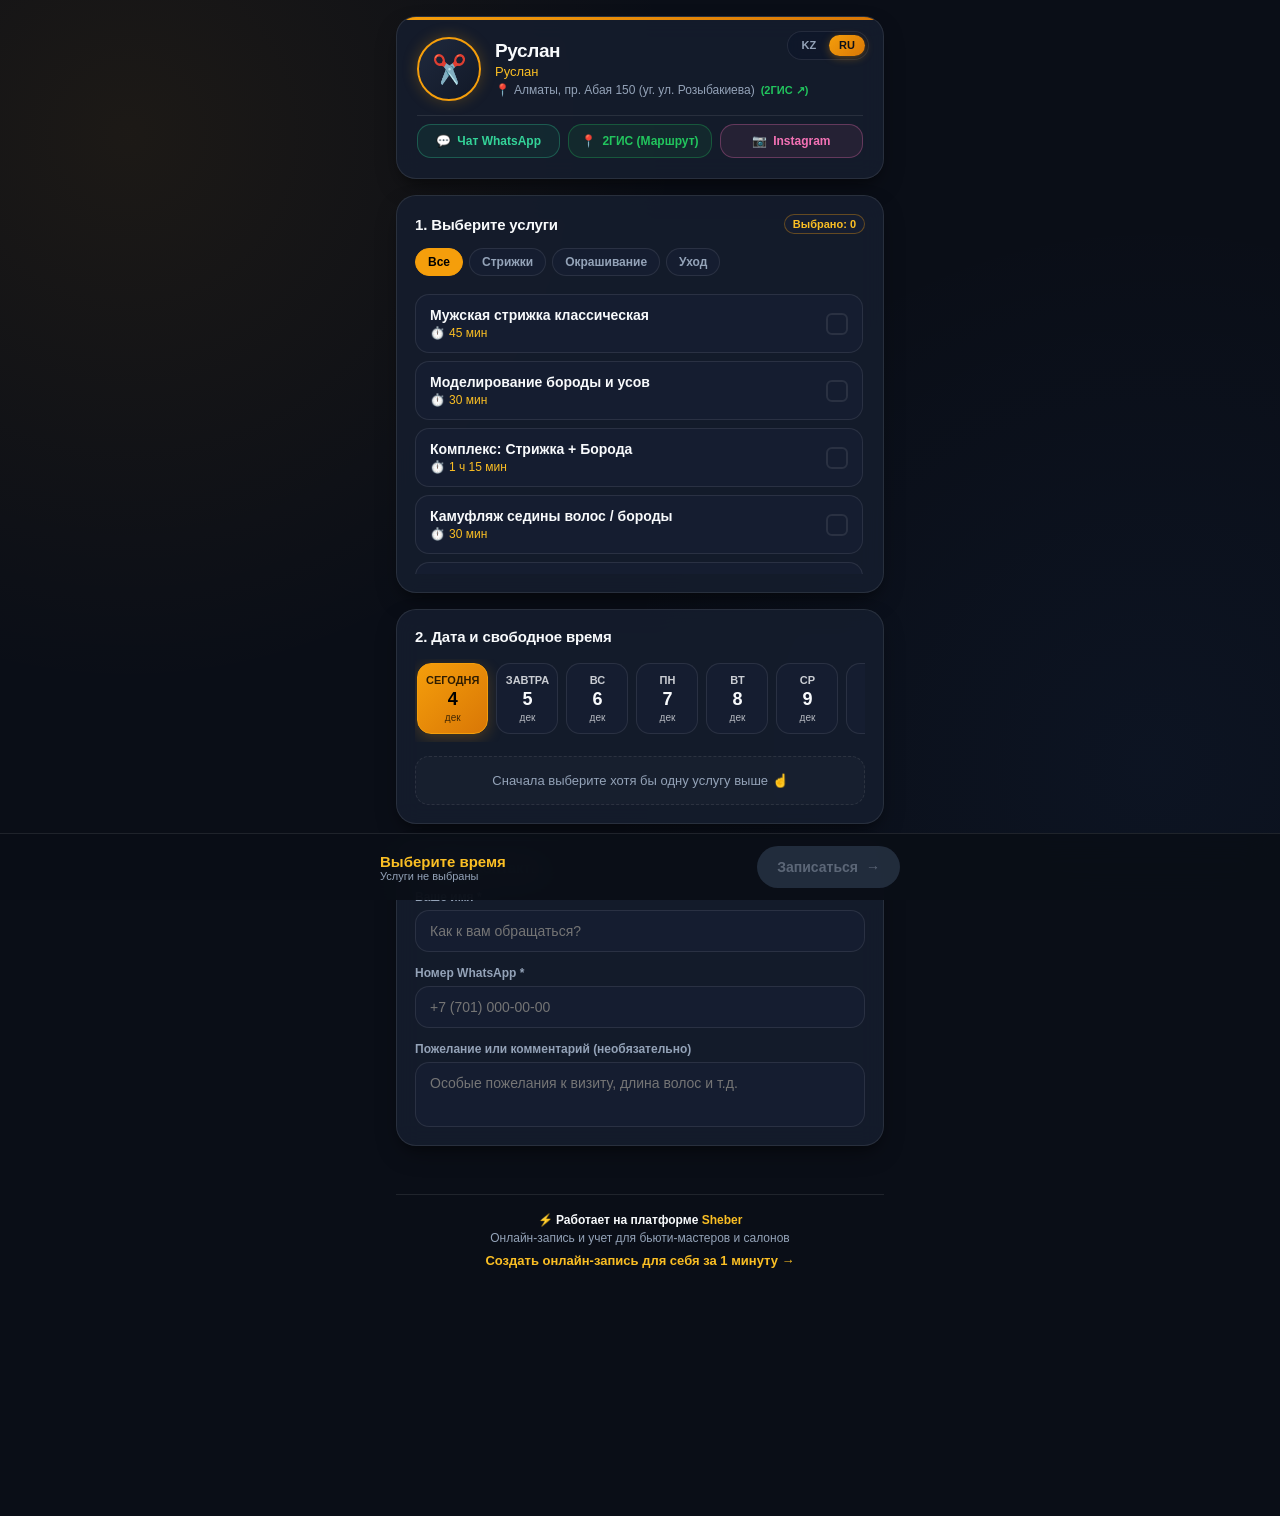
<file: book.html>
<!DOCTYPE html>
<html lang="ru">
<head>
  <meta charset="UTF-8">
  <meta name="viewport" content="width=device-width, initial-scale=1.0, viewport-fit=cover, maximum-scale=1.0, user-scalable=no">
  <title>Онлайн-запись — Sheber</title>
  <meta name="description" content="Удобная онлайн-запись к мастеру без регистрации и скачивания приложений">
  <meta http-equiv="Content-Security-Policy" content="default-src 'self'; script-src 'self' 'unsafe-inline'; style-src 'self' 'unsafe-inline' https://fonts.googleapis.com; font-src https://fonts.gstatic.com; img-src 'self' data:; connect-src 'self' https://*.supabase.co wss://*.supabase.co;">


  <!-- PWA & Mobile Meta -->
  <link rel="icon" type="image/png" href="icons/icon-192.png">
  <meta name="theme-color" content="#0a0e17">
  <meta name="mobile-web-app-capable" content="yes">
  <meta name="apple-mobile-web-app-capable" content="yes">
  <meta name="apple-mobile-web-app-status-bar-style" content="black-translucent">
  <link rel="apple-touch-icon" href="icons/icon-192.png">

  <!-- OpenGraph & Social Media Meta (Module 7) -->
  <meta property="og:title" content="Онлайн-запись к бьюти-мастеру | Sheber">
  <meta property="og:description" content="Удобная запись на стрижку, окрашивание и уход. Выберите услугу и удобное время без звонков.">
  <meta property="og:type" content="website">
  <meta property="og:image" content="icons/icon-512.png">
  <meta name="twitter:card" content="summary_large_image">
  <meta name="twitter:title" content="Онлайн-запись к бьюти-мастеру | Sheber">
  <meta name="twitter:description" content="Удобная запись на стрижку, окрашивание и уход. Выберите услугу и удобное время без звонков.">
  <meta name="twitter:image" content="icons/icon-512.png">

  <!-- Google Fonts: Outfit -->
  <link rel="preconnect" href="https://fonts.googleapis.com">
  <link rel="preconnect" href="https://fonts.gstatic.com" crossorigin>
  <link href="https://fonts.googleapis.com/css2?family=Outfit:wght@400;500;600;700;800&display=swap" rel="stylesheet">

  <link rel="stylesheet" href="css/book.css?v=41">
</head>
<body>

  <div class="booking-container">

    <!-- 1. Master Profile Header -->
    <header class="master-header-card" id="masterHeader">
      <!-- Language Switcher [ KZ | RU ] -->
      <div class="lang-switch-wrap" id="langSwitch" aria-label="Тілді таңдау / Выбор языка">
        <button type="button" class="lang-btn" data-lang="kk">KZ</button>
        <button type="button" class="lang-btn active" data-lang="ru">RU</button>
      </div>

      <div class="master-top-row">
        <div class="master-avatar" id="masterAvatar">✂️</div>
        <div class="master-meta">
          <h1 class="master-title">
            <span id="masterName">Загрузка мастера...</span>
          </h1>
          <div class="master-salon" id="masterSalon">Sheber</div>
          <a href="#" id="linkMasterLocation" class="master-location" target="_blank" rel="noopener" style="text-decoration: none; display: inline-flex; align-items: center; gap: 4px; color: var(--text-muted); cursor: pointer;" title="Открыть адрес в 2ГИС">
            <span>📍</span> <span id="masterAddress">Алматы, пр. Абая 150</span> <span style="font-size: 11px; color: #22c55e; font-weight: 600; margin-left: 2px;">(2ГИС ↗)</span>
          </a>
        </div>
      </div>

      <div class="master-contacts-row">
        <a href="#" id="linkMasterWhatsapp" class="btn-contact whatsapp" target="_blank" rel="noopener">
          <span>💬</span> <span id="labelWhatsappChat">Чат WhatsApp</span>
        </a>
        <a href="#" id="linkMaster2Gis" class="btn-contact twogis" target="_blank" rel="noopener">
          <span>📍</span> <span id="label2GisRoute">2ГИС (Маршрут)</span>
        </a>
        <a href="#" id="linkMasterInstagram" class="btn-contact instagram" target="_blank" rel="noopener" style="display: none;">
          <span>📷</span> <span>Instagram</span>
        </a>
      </div>
    </header>

    <!-- Inactive / Expired Notice -->
    <div id="bookingInactiveNotice" style="display: none; background: var(--bg-card); border: 1px solid rgba(239, 68, 68, 0.35); border-radius: var(--radius-lg); padding: 32px 20px; text-align: center; box-shadow: var(--shadow-card);">
      <div style="font-size: 40px; margin-bottom: 12px;">⏸️</div>
      <h2 style="font-size: 18px; font-weight: 700; color: #f87171; margin-bottom: 8px;">Онлайн-запись временно приостановлена</h2>
      <p style="font-size: 13px; color: var(--text-muted); line-height: 1.5; margin-bottom: 20px;">
        Мастер временно не принимает онлайн-записи через сайт. Вы можете связаться с мастером напрямую:
      </p>
      <div style="display: flex; flex-direction: column; gap: 10px;">
        <a href="#" id="linkInactiveWhatsapp" class="btn-contact whatsapp" target="_blank" rel="noopener" style="padding: 13px; font-size: 14px; font-weight: 700;">
          <span>💬</span> Написать мастеру в WhatsApp
        </a>
      </div>
    </div>

    <!-- Client Self-Service Management View (Shown when URL has ?manage=TOKEN) -->
    <div id="clientManageView" style="display: none; flex-direction: column; gap: 16px;">
      <section class="section-card">
        <div class="section-header" style="justify-content: space-between; align-items: center;">
          <h2 class="section-title">
            <span id="labelManageTitle">📱 Управление записью</span>
          </h2>
          <span id="manageStatusBadge" class="status-badge pending">Ожидает подтверждения</span>
        </div>

        <div class="manage-booking-details" style="display: flex; flex-direction: column; gap: 10px; margin-top: 14px;">
          <div class="manage-row">
            <span class="manage-label" id="labelManageServices">Услуги:</span>
            <strong id="manageServicesVal" style="color: var(--text-main);">--</strong>
          </div>
          <div class="manage-row">
            <span class="manage-label" id="labelManageDate">Дата:</span>
            <strong id="manageDateVal" style="color: var(--accent-gold-light);">--</strong>
          </div>
          <div class="manage-row">
            <span class="manage-label" id="labelManageTime">Время:</span>
            <strong id="manageTimeVal" style="color: var(--accent-gold-light);">--</strong>
          </div>
          <div class="manage-row">
            <span class="manage-label" id="labelManageClient">Клиент:</span>
            <span id="manageClientNameVal">--</span>
          </div>
          <div class="manage-row">
            <span class="manage-label" id="labelManageMaster">Мастер:</span>
            <span id="manageMasterVal">--</span>
          </div>
        </div>

        <!-- Manage Action Buttons -->
        <div id="manageActionsBox" style="display: flex; flex-direction: column; gap: 10px; margin-top: 20px;">
          <button type="button" id="btnManageReschedule" class="btn-contact twogis" style="width: 100%; justify-content: center; font-size: 14px; font-weight: 700; padding: 13px;">
            <span>📅</span> <span id="labelBtnReschedule">Перенести на другое время</span>
          </button>
          <button type="button" id="btnManageCancel" class="btn-contact" style="width: 100%; justify-content: center; font-size: 14px; font-weight: 700; padding: 13px; background: rgba(239, 68, 68, 0.15); border: 1px solid rgba(239, 68, 68, 0.4); color: #f87171;">
            <span>✕</span> <span id="labelBtnCancel">Отменить запись</span>
          </button>
          <a href="book.html" id="btnManageNewBooking" class="btn-contact whatsapp" style="display: none; width: 100%; justify-content: center; font-size: 14px; font-weight: 700; padding: 13px; text-decoration: none;">
            <span>➕</span> <span id="labelBtnMakeNewBooking">Записаться снова</span>
          </a>
        </div>
      </section>

      <!-- Reschedule Section (hidden until user clicks Reschedule) -->
      <section id="manageRescheduleSection" class="section-card" style="display: none;">
        <div class="section-header">
          <h2 class="section-title">
            <span id="labelChooseNewTime">🔄 Выберите новую дату и время</span>
          </h2>
        </div>
        <div class="date-scroll-wrap" id="manageDateStrip"></div>
        <div id="manageSlotsContainer" style="display: flex; flex-direction: column; gap: 12px; margin-top: 12px;"></div>
        <div style="margin-top: 16px; display: flex; gap: 10px;">
          <button type="button" id="btnConfirmReschedule" class="btn-submit-booking" style="flex: 1;" disabled>
            <span id="labelBtnConfirmNewTime">Подтвердить перенос</span>
          </button>
          <button type="button" id="btnCancelRescheduleMode" class="btn-success-action secondary" style="width: auto; padding: 10px 16px;">
            <span id="labelBtnCancelReschedule">Назад</span>
          </button>
        </div>
      </section>
    </div>

    <div id="bookingStepsWrapper" style="display: flex; flex-direction: column; gap: 16px;">
      <!-- 2. Select Services (NO PRICES!) -->
      <section class="section-card">
        <div class="section-header">
          <h2 class="section-title">
            <span id="labelStepServices">1. Выберите услуги</span>
          </h2>
          <span class="section-badge" id="selectedCountBadge">Выбрано: 0</span>
        </div>

        <!-- Categories Filter -->
        <div class="chips-row" id="serviceCategoryChips">
          <button type="button" class="chip-btn active" data-category="all" id="chipCatAll">Все</button>
          <button type="button" class="chip-btn" data-category="Стрижки" id="chipCatHaircuts">Стрижки</button>
          <button type="button" class="chip-btn" data-category="Окрашивание" id="chipCatColoring">Окрашивание</button>
          <button type="button" class="chip-btn" data-category="Уход" id="chipCatCare">Уход</button>
        </div>

        <!-- Services List (Duration only, no price) -->
        <div class="services-list" id="servicesList">
          <div class="no-slots-alert" id="labelLoadingServices">Загрузка услуг...</div>
        </div>

        <!-- Summary duration badge -->
        <div class="duration-summary" id="durationSummary" style="display: none;">
          <span id="labelDurationEst">⏱️ Расчетное время визита:</span>
          <strong id="totalDurationText">45 мин</strong>
        </div>
      </section>

      <!-- 3. Select Date and Free Time Slot -->
      <section class="section-card">
        <div class="section-header">
          <h2 class="section-title">
            <span id="labelStepDateTime">2. Дата и свободное время</span>
          </h2>
        </div>

        <!-- Horizontal Date Strip (14 days) -->
        <div class="date-scroll-wrap" id="bookingDateStrip">
          <!-- Generated dynamically via JS -->
        </div>

        <!-- Time Slots Grid -->
        <div id="slotsContainer" style="display: flex; flex-direction: column; gap: 12px;">
          <div class="no-slots-alert" id="labelSelectServiceAndDate">Выберите услугу и дату для отображения свободных окон</div>
        </div>
      </section>

      <!-- 4. Client Contact Form -->
      <section class="section-card">
        <div class="section-header">
          <h2 class="section-title">
            <span id="labelStepContacts">3. Ваши контакты</span>
          </h2>
        </div>

        <div class="form-group">
          <label class="form-label" for="clientNameInput" id="labelClientName">Ваше имя *</label>
          <input type="text" id="clientNameInput" class="form-input" placeholder="Например: Арман" required autocomplete="name">
        </div>

        <div class="form-group">
          <label class="form-label" for="clientPhoneInput" id="labelClientPhone">Номер WhatsApp *</label>
          <input type="tel" id="clientPhoneInput" class="form-input" placeholder="+7 (701) 000-00-00" required autocomplete="tel">
        </div>

        <div class="form-group">
          <label class="form-label" for="clientNoteInput" id="labelClientNote">Пожелание или комментарий (необязательно)</label>
          <textarea id="clientNoteInput" class="form-textarea" placeholder="Длина волос, пожелания или вопросы..."></textarea>
        </div>

        <!-- Anti-spam Honeypot field (hidden from real users, filled by bots) -->
        <div style="display:none !important; visibility:hidden !important; opacity:0; position:absolute; left:-9999px; height:0; width:0; overflow:hidden;" aria-hidden="true">
          <label for="clientWebsiteTrap">Website</label>
          <input type="text" id="clientWebsiteTrap" name="client_website_trap" tabindex="-1" autocomplete="off">
        </div>
      </section>

      <!-- Viral Growth Branding -->
      <footer class="booking-viral-footer" style="text-align: center; margin: 32px 0 110px; padding: 18px 12px; border-top: 1px solid var(--border-color); font-size: 12px; color: var(--text-muted);">
        <div style="font-weight: 600; color: var(--text-main); margin-bottom: 4px;">
          ⚡ <span id="labelPlatformWorks">Работает на платформе</span> <span style="color: var(--accent-gold-light); font-weight: 700;">Sheber</span>
        </div>
        <div id="labelPlatformDesc">Онлайн-запись и учет для бьюти-мастеров и салонов</div>
        <a href="index.html" id="linkPlatformCreate" style="display: inline-block; margin-top: 8px; color: var(--accent-gold-light); font-weight: 700; text-decoration: none; font-size: 13px;">
          Создать онлайн-запись для себя за 1 минуту →
        </a>
      </footer>
    </div>

  </div>

  <!-- Sticky Bottom Summary & Submit Bar -->
  <aside class="bottom-booking-bar">
    <div class="bar-inner">
      <div class="bar-summary">
        <div class="bar-time" id="barSelectedTimeLabel">Выберите время</div>
        <div class="bar-sub" id="barSelectedServicesLabel">Услуги не выбраны</div>
      </div>
      <button type="button" id="btnSubmitBooking" class="btn-submit-booking" disabled>
        <span id="labelBtnSubmit">Записаться</span>
        <span>→</span>
      </button>
    </div>
  </aside>

  <!-- Success Confirmation Modal -->
  <div id="modalBookingSuccess" class="success-modal">
    <div class="success-card">
      <div class="success-icon">🎉</div>
      <h3 class="success-title" id="labelSuccessTitle">Заявка отправлена!</h3>
      <p class="success-text" id="labelSuccessText">
        Мастер проверит свой рабочий график и подтвердит вашу запись сообщением в WhatsApp.
      </p>

      <div class="success-details" id="successDetailsBox">
        <div class="success-detail-row">
          <span id="labelSuccessDate">Дата:</span>
          <strong id="successDateVal">--</strong>
        </div>
        <div class="success-detail-row">
          <span id="labelSuccessTime">Время:</span>
          <strong id="successTimeVal">--</strong>
        </div>
        <div class="success-detail-row">
          <span id="labelSuccessServices">Услуги:</span>
          <strong id="successServicesVal">--</strong>
        </div>
        <div class="success-detail-row">
          <span id="labelSuccessMaster">Мастер:</span>
          <strong id="successMasterVal">--</strong>
        </div>
        <div class="success-detail-row">
          <span id="labelSuccessAddress">Адрес:</span>
          <strong id="successAddressVal">--</strong>
        </div>
      </div>

      <!-- Self-Service Manage Link Box -->
      <div class="success-manage-box" id="successManageBox" style="margin: 14px 0; padding: 12px; background: rgba(245, 158, 11, 0.08); border: 1px dashed var(--border-accent); border-radius: var(--radius-md); text-align: left;">
        <div style="font-size: 11px; font-weight: 700; color: var(--accent-gold-light); text-transform: uppercase; margin-bottom: 4px;" id="labelManageLinkTitle">
          🔑 Персональная ссылка для управления
        </div>
        <div style="font-size: 12px; color: var(--text-muted); margin-bottom: 8px; line-height: 1.4;" id="labelManageLinkDesc">
          Сохраните эту ссылку, чтобы при необходимости самостоятельно отменить или перенести запись без звонков мастеру:
        </div>
        <div style="display: flex; gap: 6px; align-items: center;">
          <input type="text" id="manageLinkInput" readonly style="flex: 1; font-size: 11px; background: var(--bg-input); border: 1px solid var(--border-color); color: var(--text-main); border-radius: var(--radius-sm); padding: 7px 8px;" onclick="this.select()">
          <button type="button" id="btnCopyManageLink" style="flex-shrink: 0; background: var(--bg-card); border: 1px solid var(--border-color); color: var(--text-main); padding: 7px 10px; border-radius: var(--radius-sm); font-size: 12px; cursor: pointer; font-weight: 600;">
            📋 <span id="labelCopyBtn">Копировать</span>
          </button>
        </div>
      </div>

      <a href="#" id="btnOpenManageDirect" class="btn-success-action" style="background: rgba(245, 158, 11, 0.15); border: 1px solid var(--border-accent); color: var(--accent-gold-light); margin-bottom: 8px; text-decoration: none;">
        📱 <span id="labelBtnManageSelf">Открыть страницу управления записью</span>
      </a>

      <a href="#" id="btnOpenMasterWhatsappDirect" class="btn-success-action whatsapp" target="_blank" rel="noopener">
        <span>💬</span> <span id="labelSuccessWhatsappBtn">Написать мастеру в WhatsApp</span>
      </a>
      <button type="button" id="btnCloseSuccess" class="btn-success-action secondary">
        <span id="labelSuccessCloseBtn">Закрыть</span>
      </button>
    </div>
  </div>

  <!-- Scripts -->
  <script src="js/supabase-sync.js?v=41"></script>
  <script src="js/book.js?v=41"></script>
</body>
</html>
</file>
<file: css/book.css>
:root {
      --bg-primary: #0a0e17;
      --bg-secondary: #111827;
      --bg-card: rgba(22, 30, 46, 0.85);
      --bg-card-hover: rgba(30, 41, 59, 0.95);
      --bg-input: #151d30;
      --accent-gold: #f59e0b;
      --accent-gold-light: #fbbf24;
      --accent-gold-glow: rgba(245, 158, 11, 0.25);
      --accent-gold-gradient: linear-gradient(135deg, #f59e0b 0%, #d97706 100%);
      --accent-emerald: #10b981;
      --accent-emerald-gradient: linear-gradient(135deg, #10b981 0%, #059669 100%);
      --text-main: #f8fafc;
      --text-muted: #94a3b8;
      --text-subtle: #64748b;
      --border-color: rgba(255, 255, 255, 0.09);
      --border-accent: rgba(245, 158, 11, 0.35);
      --radius-sm: 8px;
      --radius-md: 14px;
      --radius-lg: 20px;
      --radius-full: 9999px;
      --shadow-card: 0 10px 25px -5px rgba(0, 0, 0, 0.4), 0 8px 10px -6px rgba(0, 0, 0, 0.3);
      --font-sans: 'Outfit', -apple-system, BlinkMacSystemFont, 'Segoe UI', Roboto, sans-serif;
    }

    * {
      box-sizing: border-box;
      margin: 0;
      padding: 0;
      -webkit-tap-highlight-color: transparent;
    }

    body {
      font-family: var(--font-sans);
      background-color: var(--bg-primary);
      color: var(--text-main);
      min-height: 100vh;
      display: flex;
      flex-direction: column;
      align-items: center;
      background-image: 
        radial-gradient(circle at 10% 15%, rgba(245, 158, 11, 0.08) 0%, transparent 40%),
        radial-gradient(circle at 90% 85%, rgba(59, 130, 246, 0.05) 0%, transparent 40%);
      background-attachment: fixed;
      padding-bottom: calc(90px + env(safe-area-inset-bottom, 0px));
    }

    .booking-container {
      width: 100%;
      max-width: 520px;
      padding: 16px 16px 30px;
      display: flex;
      flex-direction: column;
      gap: 16px;
    }

    /* Master Profile Header Card */
    .master-header-card {
      background: var(--bg-card);
      border: 1px solid var(--border-color);
      border-radius: var(--radius-lg);
      padding: 20px;
      box-shadow: var(--shadow-card);
      backdrop-filter: blur(12px);
      -webkit-backdrop-filter: blur(12px);
      display: flex;
      flex-direction: column;
      gap: 14px;
      position: relative;
      overflow: hidden;
    }

    /* Language Switcher */
    .lang-switch-wrap {
      position: absolute;
      top: 14px;
      right: 14px;
      display: inline-flex;
      align-items: center;
      background: rgba(15, 23, 42, 0.85);
      border: 1px solid var(--border-color);
      border-radius: var(--radius-full);
      padding: 3px;
      gap: 3px;
      z-index: 10;
      backdrop-filter: blur(8px);
      -webkit-backdrop-filter: blur(8px);
    }

    .lang-btn {
      background: transparent;
      border: none;
      color: var(--text-muted);
      font-family: var(--font-sans);
      font-size: 11px;
      font-weight: 700;
      padding: 4px 10px;
      border-radius: var(--radius-full);
      cursor: pointer;
      transition: all 0.2s ease;
      line-height: 1.2;
    }

    .lang-btn:hover {
      color: var(--text-main);
    }

    .lang-btn.active {
      background: var(--accent-gold-gradient);
      color: #0b0f19;
      box-shadow: 0 2px 8px rgba(245, 158, 11, 0.35);
    }

    .master-header-card::before {
      content: '';
      position: absolute;
      top: 0;
      left: 0;
      right: 0;
      height: 3px;
      background: var(--accent-gold-gradient);
    }

    .master-top-row {
      display: flex;
      align-items: center;
      gap: 14px;
    }

    .master-avatar {
      width: 64px;
      height: 64px;
      border-radius: var(--radius-full);
      background: linear-gradient(135deg, #1f293d 0%, #111827 100%);
      border: 2px solid var(--accent-gold);
      display: flex;
      align-items: center;
      justify-content: center;
      font-size: 28px;
      box-shadow: 0 0 15px var(--accent-gold-glow);
      flex-shrink: 0;
    }

    .master-meta {
      flex: 1;
      min-width: 0;
    }

    .master-title {
      font-size: 19px;
      font-weight: 700;
      color: var(--text-main);
      display: flex;
      align-items: center;
      gap: 6px;
      letter-spacing: -0.02em;
    }

    .master-salon {
      font-size: 13px;
      color: var(--accent-gold-light);
      font-weight: 500;
      margin-top: 2px;
    }

    .master-location {
      font-size: 12px;
      color: var(--text-muted);
      margin-top: 4px;
      display: flex;
      align-items: center;
      gap: 4px;
    }

    .master-contacts-row {
      display: flex;
      gap: 8px;
      padding-top: 8px;
      border-top: 1px solid var(--border-color);
    }

    .btn-contact {
      flex: 1;
      display: inline-flex;
      align-items: center;
      justify-content: center;
      gap: 6px;
      padding: 9px 12px;
      border-radius: var(--radius-md);
      font-size: 12px;
      font-weight: 600;
      text-decoration: none;
      color: var(--text-main);
      background: var(--bg-input);
      border: 1px solid var(--border-color);
      transition: all 0.2s ease;
    }

    .btn-contact:active {
      transform: scale(0.97);
    }

    .btn-contact.whatsapp {
      color: #34d399;
      border-color: rgba(52, 211, 153, 0.3);
      background: rgba(16, 185, 129, 0.08);
    }

    .btn-contact.twogis {
      color: #22c55e;
      border-color: rgba(34, 197, 94, 0.3);
      background: rgba(34, 197, 94, 0.08);
    }

    .btn-contact.instagram {
      color: #f472b6;
      border-color: rgba(244, 114, 182, 0.3);
      background: rgba(244, 114, 182, 0.08);
    }

    /* Section Cards */
    .section-card {
      background: var(--bg-card);
      border: 1px solid var(--border-color);
      border-radius: var(--radius-lg);
      padding: 18px;
      box-shadow: var(--shadow-card);
      backdrop-filter: blur(12px);
      -webkit-backdrop-filter: blur(12px);
      display: flex;
      flex-direction: column;
      gap: 14px;
    }

    .section-header {
      display: flex;
      align-items: center;
      justify-content: space-between;
    }

    .section-title {
      font-size: 15px;
      font-weight: 700;
      letter-spacing: -0.01em;
      display: flex;
      align-items: center;
      gap: 8px;
    }

    .section-badge {
      font-size: 11px;
      padding: 3px 8px;
      border-radius: var(--radius-full);
      background: var(--bg-input);
      color: var(--accent-gold-light);
      border: 1px solid var(--border-accent);
      font-weight: 600;
    }

    /* Category Chips Filter */
    .chips-row {
      display: flex;
      gap: 6px;
      overflow-x: auto;
      padding-bottom: 4px;
      scrollbar-width: none;
    }

    .chips-row::-webkit-scrollbar {
      display: none;
    }

    .chip-btn {
      padding: 6px 12px;
      border-radius: var(--radius-full);
      font-size: 12px;
      font-weight: 600;
      white-space: nowrap;
      background: var(--bg-input);
      border: 1px solid var(--border-color);
      color: var(--text-muted);
      cursor: pointer;
      transition: all 0.2s ease;
    }

    .chip-btn.active {
      background: var(--accent-gold);
      color: #000;
      border-color: var(--accent-gold);
    }

    /* Services List */
    .services-list {
      display: flex;
      flex-direction: column;
      gap: 8px;
      max-height: 280px;
      overflow-y: auto;
      padding-right: 2px;
    }

    .service-item {
      display: flex;
      align-items: center;
      justify-content: space-between;
      padding: 12px 14px;
      border-radius: var(--radius-md);
      background: var(--bg-input);
      border: 1px solid var(--border-color);
      cursor: pointer;
      transition: all 0.2s ease;
      user-select: none;
    }

    .service-item:active {
      transform: scale(0.98);
    }

    .service-item.selected {
      background: rgba(245, 158, 11, 0.12);
      border-color: var(--accent-gold);
      box-shadow: 0 0 12px rgba(245, 158, 11, 0.15);
    }

    .service-info {
      flex: 1;
      min-width: 0;
    }

    .service-name {
      font-size: 14px;
      font-weight: 600;
      color: var(--text-main);
    }

    .service-duration {
      font-size: 12px;
      color: var(--accent-gold-light);
      display: flex;
      align-items: center;
      gap: 4px;
      margin-top: 3px;
    }

    .service-checkbox {
      width: 22px;
      height: 22px;
      border-radius: 6px;
      border: 2px solid var(--border-color);
      display: flex;
      align-items: center;
      justify-content: center;
      font-size: 13px;
      color: transparent;
      transition: all 0.2s ease;
      margin-left: 12px;
      flex-shrink: 0;
    }

    .service-item.selected .service-checkbox {
      background: var(--accent-gold);
      border-color: var(--accent-gold);
      color: #000;
      font-weight: 800;
    }

    /* Duration summary badge */
    .duration-summary {
      background: rgba(245, 158, 11, 0.1);
      border: 1px dashed var(--accent-gold);
      padding: 8px 12px;
      border-radius: var(--radius-md);
      display: flex;
      align-items: center;
      justify-content: space-between;
      font-size: 12px;
      color: var(--accent-gold-light);
      font-weight: 600;
    }

    /* Date Strip */
    .date-scroll-wrap {
      display: flex;
      gap: 8px;
      overflow-x: auto;
      padding: 4px 2px 8px;
      scrollbar-width: none;
      -webkit-overflow-scrolling: touch;
    }

    .date-scroll-wrap::-webkit-scrollbar {
      display: none;
    }

    .date-pill {
      min-width: 62px;
      padding: 10px 8px;
      border-radius: var(--radius-md);
      background: var(--bg-input);
      border: 1px solid var(--border-color);
      display: flex;
      flex-direction: column;
      align-items: center;
      gap: 4px;
      cursor: pointer;
      transition: all 0.2s ease;
      flex-shrink: 0;
    }

    .date-pill:active {
      transform: scale(0.95);
    }

    .date-pill.selected {
      background: var(--accent-gold-gradient);
      color: #000;
      border-color: var(--accent-gold);
      box-shadow: 0 4px 15px var(--accent-gold-glow);
    }

    .date-pill .pill-day {
      font-size: 11px;
      font-weight: 600;
      text-transform: uppercase;
      opacity: 0.8;
    }

    .date-pill .pill-num {
      font-size: 18px;
      font-weight: 800;
      line-height: 1;
    }

    .date-pill .pill-month {
      font-size: 10px;
      opacity: 0.7;
    }

    /* Time Slots Grid */
    .slots-period-group {
      display: flex;
      flex-direction: column;
      gap: 6px;
    }

    .period-title {
      font-size: 11px;
      font-weight: 700;
      color: var(--text-subtle);
      text-transform: uppercase;
      letter-spacing: 0.05em;
    }

    .slots-grid {
      display: grid;
      grid-template-columns: repeat(4, 1fr);
      gap: 8px;
    }

    @media (max-width: 380px) {
      .slots-grid {
        grid-template-columns: repeat(3, 1fr);
      }
    }

    .slot-btn {
      padding: 10px 6px;
      border-radius: var(--radius-sm);
      background: var(--bg-input);
      border: 1px solid var(--border-color);
      color: var(--text-main);
      font-size: 13px;
      font-weight: 700;
      text-align: center;
      cursor: pointer;
      transition: all 0.2s ease;
    }

    .slot-btn:active {
      transform: scale(0.96);
    }

    .slot-btn.selected {
      background: var(--accent-emerald-gradient);
      border-color: var(--accent-emerald);
      color: #ffffff;
      box-shadow: 0 4px 15px rgba(16, 185, 129, 0.35);
    }

    .no-slots-alert {
      padding: 16px;
      text-align: center;
      font-size: 13px;
      color: var(--text-muted);
      background: rgba(255, 255, 255, 0.02);
      border-radius: var(--radius-md);
      border: 1px dashed var(--border-color);
    }

    /* Form Fields */
    .form-group {
      display: flex;
      flex-direction: column;
      gap: 6px;
    }

    .form-label {
      font-size: 12px;
      font-weight: 600;
      color: var(--text-muted);
    }

    .form-input, .form-textarea {
      width: 100%;
      background: var(--bg-input);
      border: 1px solid var(--border-color);
      border-radius: var(--radius-md);
      padding: 12px 14px;
      font-size: 14px;
      color: var(--text-main);
      font-family: inherit;
      outline: none;
      transition: border-color 0.2s;
    }

    .form-input:focus, .form-textarea:focus {
      border-color: var(--accent-gold);
    }

    .form-textarea {
      resize: none;
      height: 65px;
    }

    /* Sticky Bottom Action Bar */
    .bottom-booking-bar {
      position: fixed;
      bottom: 0;
      left: 0;
      right: 0;
      background: rgba(10, 14, 23, 0.94);
      backdrop-filter: blur(16px);
      -webkit-backdrop-filter: blur(16px);
      border-top: 1px solid var(--border-color);
      padding: 12px 16px calc(12px + env(safe-area-inset-bottom, 0px));
      display: flex;
      justify-content: center;
      z-index: 100;
    }

    .bar-inner {
      width: 100%;
      max-width: 520px;
      display: flex;
      align-items: center;
      gap: 12px;
    }

    .bar-summary {
      flex: 1;
      min-width: 0;
    }

    .bar-time {
      font-size: 15px;
      font-weight: 800;
      color: var(--accent-gold-light);
      white-space: nowrap;
      overflow: hidden;
      text-overflow: ellipsis;
    }

    .bar-sub {
      font-size: 11px;
      color: var(--text-muted);
      white-space: nowrap;
      overflow: hidden;
      text-overflow: ellipsis;
    }

    .btn-submit-booking {
      padding: 13px 20px;
      border-radius: var(--radius-full);
      background: var(--accent-emerald-gradient);
      color: #ffffff;
      font-weight: 700;
      font-size: 14px;
      border: none;
      cursor: pointer;
      display: flex;
      align-items: center;
      gap: 8px;
      box-shadow: 0 4px 18px rgba(16, 185, 129, 0.35);
      transition: all 0.2s ease;
      white-space: nowrap;
      flex-shrink: 0;
    }

    .btn-submit-booking:disabled {
      background: #334155;
      color: #94a3b8;
      box-shadow: none;
      cursor: not-allowed;
      opacity: 0.6;
    }

    .btn-submit-booking:not(:disabled):active {
      transform: scale(0.97);
    }

    /* Success Modal */
    .success-modal {
      position: fixed;
      top: 0;
      left: 0;
      right: 0;
      bottom: 0;
      background: rgba(0, 0, 0, 0.85);
      backdrop-filter: blur(12px);
      display: none;
      align-items: center;
      justify-content: center;
      z-index: 200;
      padding: 20px;
    }

    .success-modal.active {
      display: flex;
    }

    .success-card {
      background: var(--bg-card);
      border: 1px solid var(--accent-emerald);
      border-radius: var(--radius-lg);
      padding: 26px 22px;
      width: 100%;
      max-width: 440px;
      box-shadow: 0 20px 40px rgba(0, 0, 0, 0.6);
      text-align: center;
      display: flex;
      flex-direction: column;
      gap: 16px;
      animation: popIn 0.3s cubic-bezier(0.16, 1, 0.3, 1);
    }

    @keyframes popIn {
      from { transform: scale(0.9); opacity: 0; }
      to { transform: scale(1); opacity: 1; }
    }

    .success-icon {
      width: 68px;
      height: 68px;
      margin: 0 auto;
      border-radius: var(--radius-full);
      background: rgba(16, 185, 129, 0.15);
      border: 2px solid var(--accent-emerald);
      display: flex;
      align-items: center;
      justify-content: center;
      font-size: 34px;
    }

    .success-title {
      font-size: 20px;
      font-weight: 800;
      color: #ffffff;
    }

    .success-text {
      font-size: 13px;
      color: var(--text-muted);
      line-height: 1.5;
    }

    .success-details {
      background: var(--bg-input);
      border-radius: var(--radius-md);
      padding: 14px;
      text-align: left;
      font-size: 12px;
      display: flex;
      flex-direction: column;
      gap: 6px;
    }

    .success-detail-row {
      display: flex;
      justify-content: space-between;
      color: var(--text-muted);
    }

    .success-detail-row strong {
      color: var(--text-main);
    }

    .btn-success-action {
      padding: 13px;
      border-radius: var(--radius-md);
      font-size: 14px;
      font-weight: 700;
      text-decoration: none;
      display: flex;
      align-items: center;
      justify-content: center;
      gap: 8px;
      cursor: pointer;
      border: none;
      transition: all 0.2s;
    }

    .btn-success-action.whatsapp {
      background: #10b981;
      color: #ffffff;
    }

    .btn-success-action.secondary {
      background: var(--bg-input);
      color: var(--text-muted);
      border: 1px solid var(--border-color);
    }

    /* Client Self-Service Management Styles */
    .status-badge {
      display: inline-flex;
      align-items: center;
      gap: 5px;
      font-size: 12px;
      font-weight: 700;
      padding: 5px 12px;
      border-radius: var(--radius-full);
      white-space: nowrap;
    }
    .status-badge.pending {
      background: rgba(245, 158, 11, 0.18);
      color: #fbbf24;
      border: 1px solid rgba(245, 158, 11, 0.45);
    }
    .status-badge.confirmed {
      background: rgba(16, 185, 129, 0.18);
      color: #34d399;
      border: 1px solid rgba(16, 185, 129, 0.45);
    }
    .status-badge.cancelled {
      background: rgba(239, 68, 68, 0.18);
      color: #f87171;
      border: 1px solid rgba(239, 68, 68, 0.45);
    }
    .manage-row {
      display: flex;
      justify-content: space-between;
      align-items: center;
      padding: 9px 0;
      border-bottom: 1px solid rgba(255, 255, 255, 0.06);
      font-size: 13px;
    }
    .manage-label {
      color: var(--text-muted);
      font-weight: 500;
    }
</file>
